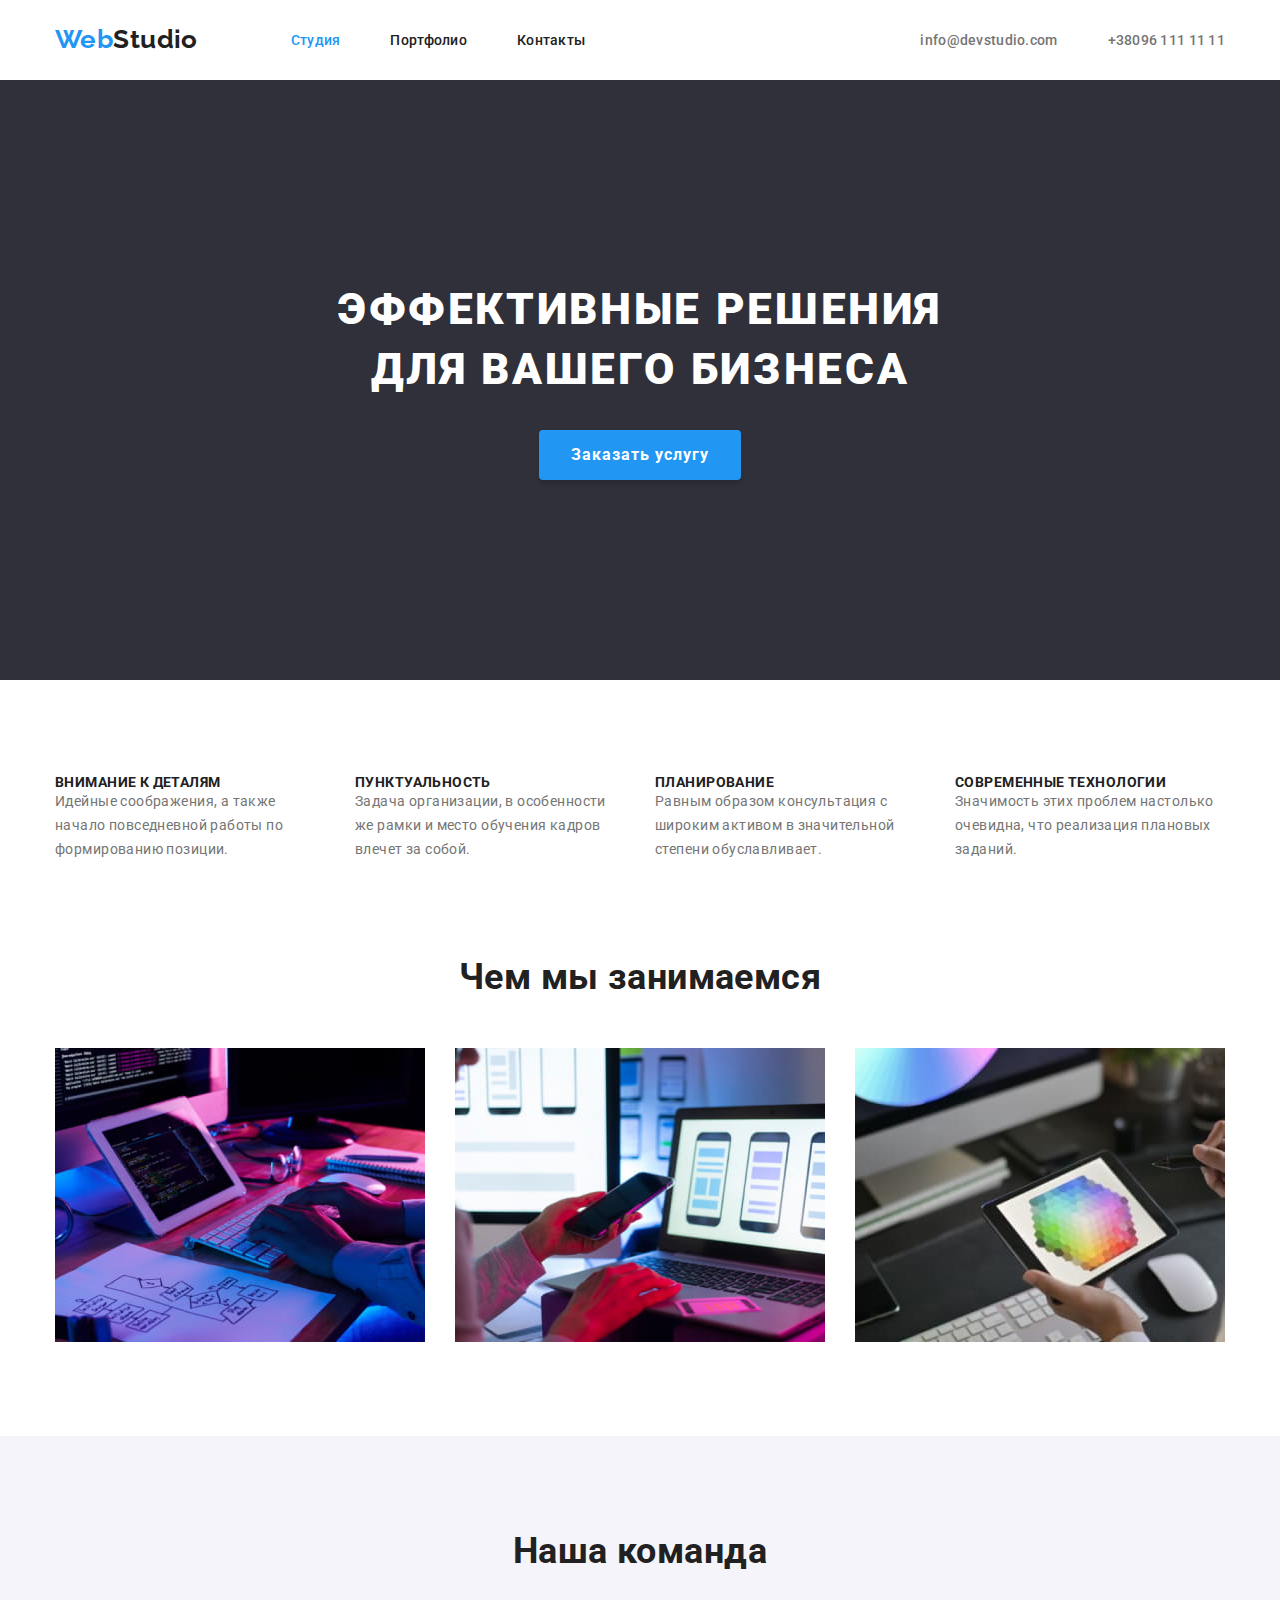
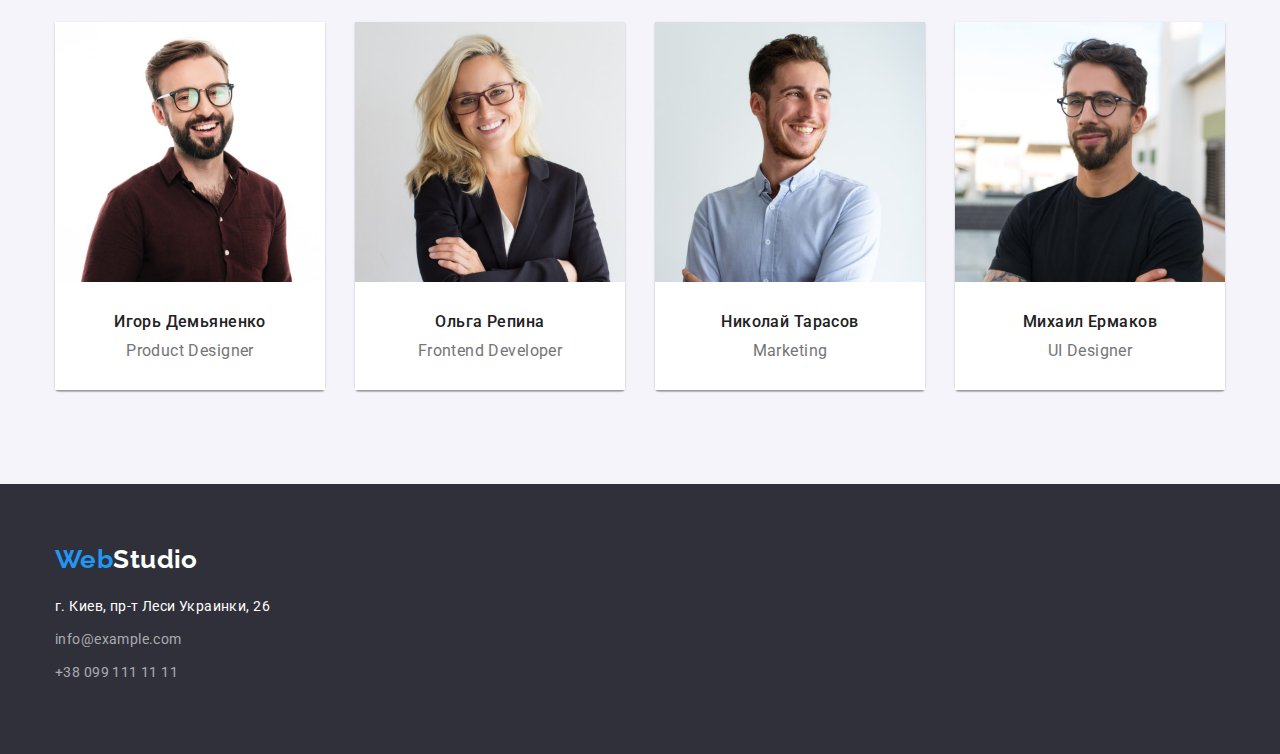
<file: index.html>
<!DOCTYPE html>
<html lang="ru">
  <head>
    <meta charset="UTF-8" />
    <meta http-equiv="X-UA-Compatible" content="IE=edge" />
    <meta name="viewport" content="width=device-width, initial-scale=1.0" />
    <title>WebStudio</title>
    <link
      href="https://fonts.googleapis.com/css2?family=Raleway:wght@700&family=Roboto:wght@400;500;700;900&display=swap"
      rel="stylesheet"
    />
    <link
      rel="stylesheet"
      href="https://cdnjs.cloudflare.com/ajax/libs/modern-normalize/1.1.0/modern-normalize.min.css"
    />
    <link rel="stylesheet" href="./css/styles.css" />
  </head>
  <body>
    <header class="header">
      <div class="container header-container">
        <nav class="nav-list">
          <a class="logo link" href="./index.html" lang="en"
            >Web<span class="logo-dark">Studio</span></a
          >
          <ul class="nav-list list">
            <li class="nav-list-item">
              <a class="nav-list-link active-page link" href="./index.html"
                >Студия</a
              >
            </li>
            <li class="nav-list-item">
              <a class="nav-list-link link" href="./portfolio.html"
                >Портфолио
              </a>
            </li>
            <li class="nav-list-item">
              <a class="nav-list-link link" href="">Контакты </a>
            </li>
          </ul>
        </nav>
        <ul class="list header-cont-list">
          <li class="header-cont-item">
            <a class="nav-list-link link" href="mailto:info@devstudio.com"
              >info@devstudio.com
            </a>
          </li>
          <li class="header-cont-item">
            <a class="nav-list-link link" href="tel:+380961111111"
              >+38096 111 11 11
            </a>
          </li>
        </ul>
      </div>
    </header>
    <main>
      <section class="hero">
        <h1 class="main-title">Эффективные решения для вашего бизнеса</h1>
        <button class="modal-btn" type="button">Заказать услугу</button>
      </section>
      <div class="container">
        <section class="section advantages">
          <h2 class="visually-hidden">Наши преимущества</h2>
          <ul class="list advsntages-list card-set">
            <li class="card-set-item">
              <h3 class="advantages-subtitle">Внимание к деталям</h3>
              <p>
                Идейные соображения, а также начало повседневной работы по
                формированию позиции.
              </p>
            </li>
            <li class="card-set-item">
              <h3 class="advantages-subtitle">Пунктуальность</h3>
              <p>
                Задача организации, в особенности же рамки и место обучения
                кадров влечет за собой.
              </p>
            </li>
            <li class="card-set-item">
              <h3 class="advantages-subtitle">Планирование</h3>
              <p>
                Равным образом консультация с широким активом в значительной
                степени обуславливает.
              </p>
            </li>
            <li class="card-set-item">
              <h3 class="advantages-subtitle">Современные технологии</h3>
              <p>
                Значимость этих проблем настолько очевидна, что реализация
                плановых заданий.
              </p>
            </li>
          </ul>
        </section>
      </div>
      <section class="section services">
        <div class="container">
          <h2 class="section-title">Чем мы занимаемся</h2>
          <ul class="list services-list card-set">
            <li class="services-item card-set-item">
              <img
                src="./images/about-1.jpg"
                alt="Написание кода"
                width="370"
                height="294"
              />
            </li>
            <li class="services-item card-set-item">
              <img
                src="./images/about-2.jpg"
                alt="Разработка мобильных приложений"
                width="370"
                height="294"
              />
            </li>
            <li class="services-item card-set-item">
              <img
                src="./images/about-3.jpg"
                alt="Дизайнерские решения"
                width="370"
                height="294"
              />
            </li>
          </ul>
        </div>
      </section>
      <section class="our-team section">
        <div class="container">
          <h2 class="section-title">Наша команда</h2>
          <ul class="list team-list card-set">
            <li class="team-list-item card-set-item">
              <img
                src="./images/team-1.jpg"
                alt="Игорь Демьяненко - Product Designer"
                width="270"
                height="260"
              />
              <div class="team-member">
                <h3 class="team-name">Игорь Демьяненко</h3>
                <p class="team-position">Product Designer</p>
              </div>
            </li>
            <li class="team-list-item card-set-item">
              <img
                src="./images/team-2.jpg"
                alt="Ольга Репина - Frontend Developer"
                width="270"
                height="260"
              />
              <div class="team-member">
                <h3 class="team-name">Ольга Репина</h3>
                <p class="team-position">Frontend Developer</p>
              </div>
            </li>
            <li class="team-list-item card-set-item">
              <img
                src="./images/team-3.jpg"
                alt="Николай Тарасов - Marketing"
                width="270"
                height="260"
              />
              <div class="team-member">
                <h3 class="team-name">Николай Тарасов</h3>
                <p class="team-position">Marketing</p>
              </div>
            </li>
            <li class="card-set-item team-list-item">
              <img
                src="./images/team-4.jpg"
                alt="Михаил Ермаков - UI Designer"
                width="270"
                height="260"
              />
              <div class="team-member">
                <h3 class="team-name">Михаил Ермаков</h3>
                <p class="team-position">UI Designer</p>
              </div>
            </li>
          </ul>
        </div>
      </section>
    </main>
    <footer class="footer">
      <div class="container">
        <a class="logo link logo-footer" href="./index.html" lang="en"
          >Web<span class="logo-light">Studio</span>
        </a>
        <address class="adress">
          <ul class="list">
            <li>
              <a
                class="address-link link"
                href="https://goo.gl/maps/Spa61aAKm8HjvVaVA"
                target="_blank"
                rel="noopener noreferrer nofollow"
                >г. Киев, пр-т Леси Украинки, 26
              </a>
            </li>
            <li>
              <a class="address-link link" href="mailto:info@example.com"
                >info@example.com
              </a>
            </li>
            <li>
              <a class="address-link link" href="tel:+380991111111"
                >+38 099 111 11 11
              </a>
            </li>
          </ul>
        </address>
      </div>
    </footer>
  </body>
</html>
</file>
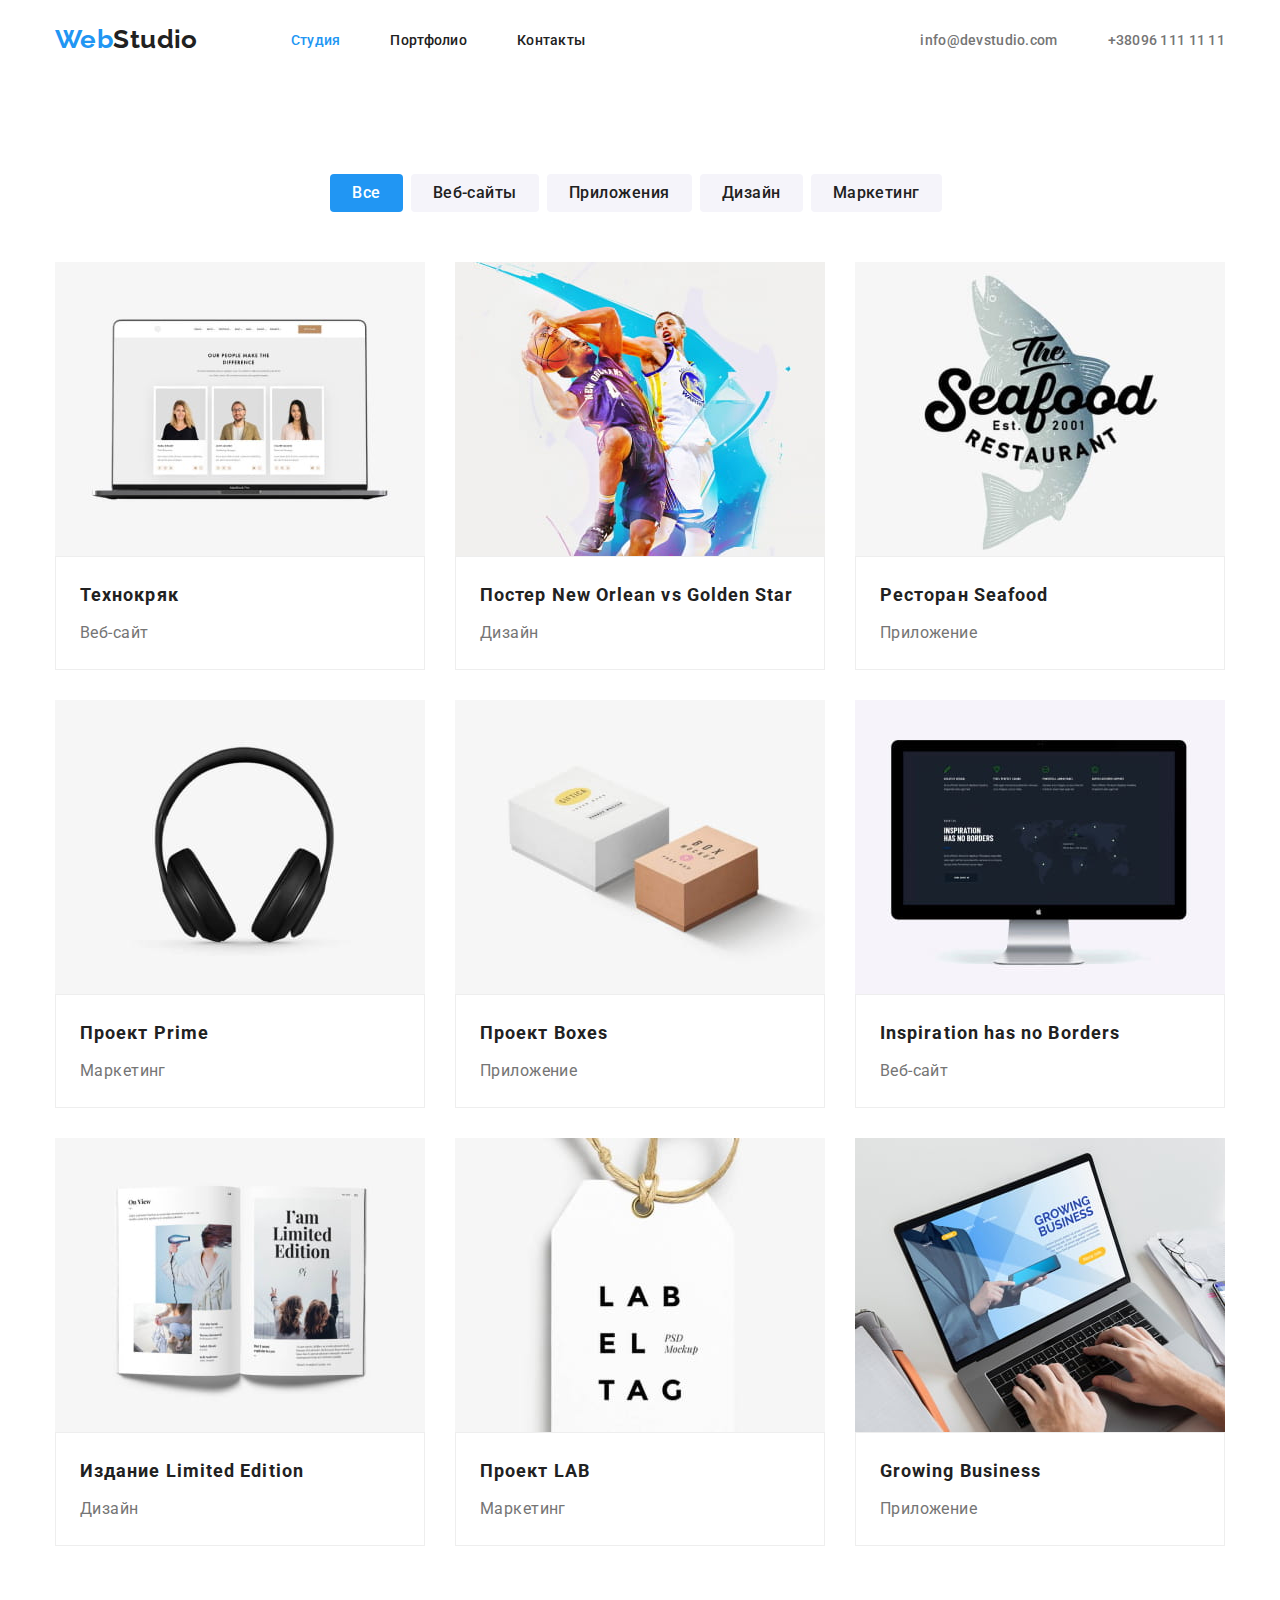
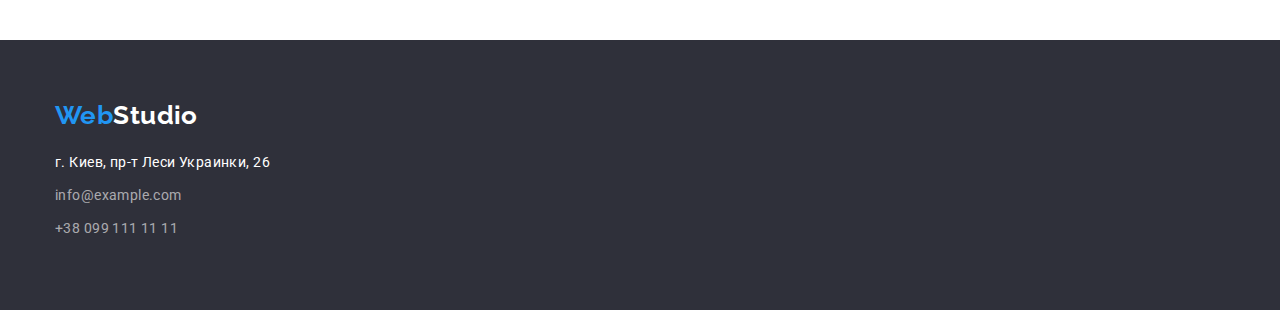
<file: portfolio.html>
<!DOCTYPE html>
<html lang="en">
  <head>
    <meta charset="UTF-8" />
    <meta http-equiv="X-UA-Compatible" content="IE=edge" />
    <meta name="viewport" content="width=device-width, initial-scale=1.0" />
    <title>Portfolio</title>
    <link rel="preconnect" href="https://fonts.googleapis.com" />
    <link rel="preconnect" href="https://fonts.gstatic.com" crossorigin />
    <link
      href="https://fonts.googleapis.com/css2?family=Raleway:wght@700&family=Roboto:wght@400;500;700;900&display=swap"
      rel="stylesheet"
    />
    <link
      rel="stylesheet"
      href="https://cdnjs.cloudflare.com/ajax/libs/modern-normalize/1.1.0/modern-normalize.min.css"
    />
    <link rel="stylesheet" href="./css/styles.css" />
  </head>
  <body>
    <header class="header">
      <div class="container header-container">
        <nav class="nav-list">
          <a class="logo link" href="./index.html" lang="en"
            >Web<span class="logo-dark">Studio</span></a
          >
          <ul class="nav-list list">
            <li class="nav-list-item">
              <a class="nav-list-link active-page link" href="./index.html"
                >Студия</a
              >
            </li>
            <li class="nav-list-item">
              <a class="nav-list-link link" href="./portfolio.html"
                >Портфолио
              </a>
            </li>
            <li class="nav-list-item">
              <a class="nav-list-link link" href="">Контакты </a>
            </li>
          </ul>
        </nav>
        <ul class="list header-cont-list">
          <li class="header-cont-item">
            <a class="nav-list-link link" href="mailto:info@devstudio.com"
              >info@devstudio.com
            </a>
          </li>
          <li class="header-cont-item">
            <a class="nav-list-link link" href="tel:+380961111111"
              >+38096 111 11 11
            </a>
          </li>
        </ul>
      </div>
    </header>
    <main>
      <div class="container">
        <section class="section">
          <h1 class="visually-hidden">Наши работы</h1>
          <ul class="list filter-btn-list">
            <li>
              <button class="filter-btn active-btn" type="button">Все</button>
            </li>
            <li>
              <button class="filter-btn" type="button">Веб-сайты</button>
            </li>
            <li>
              <button class="filter-btn" type="button">Приложения</button>
            </li>
            <li>
              <button class="filter-btn" type="button">Дизайн</button>
            </li>
            <li>
              <button class="filter-btn" type="button">Маркетинг</button>
            </li>
          </ul>
          <ul class="list filter-list card-set">
            <li class="card-set-item">
              <a
                class="link"
                href=""
                target="_blank"
                rel="noopener noreferrer nofollow"
              >
                <img
                  src="./images/techno-crack.jpg"
                  alt="Сайт технокряк"
                  width="370"
                  height="294"
                />
                <div class="filter-item-text">
                  <h2 class="products-subtitle">Технокряк</h2>
                  <p class="product-type">Веб-сайт</p>
                </div>
              </a>
            </li>
            <li class="card-set-item">
              <a
                class="link"
                href=""
                target="_blank"
                rel="noopener noreferrer nofollow"
              >
                <img
                  src="./images/new-orlean.jpg"
                  alt="Постер New Orlean vs Golden Star"
                  width="370"
                  height="294"
                />
                <div class="filter-item-text">
                  <h2 class="products-subtitle">
                    Постер <span lang="en"> New Orlean vs Golden Star</span>
                  </h2>
                  <p class="product-type">Дизайн</p>
                </div>
              </a>
            </li>
            <li class="card-set-item">
              <a
                class="link"
                href=""
                target="_blank"
                rel="noopener noreferrer nofollow"
              >
                <img
                  src="./images/seafood.jpg"
                  alt="ресторан Seafood"
                  width="370"
                  height="294"
                />
                <div class="filter-item-text">
                  <h2 class="products-subtitle">
                    Ресторан <span lang="en">Seafood</span>
                  </h2>
                  <p class="product-type">Приложение</p>
                </div>
              </a>
            </li>
            <li class="card-set-item">
              <a
                class="link"
                href=""
                target="_blank"
                rel="noopener noreferrer nofollow"
              >
                <img
                  src="./images/prime.jpg"
                  alt="Проект Prime"
                  width="370"
                  height="294"
                />
                <div class="filter-item-text">
                  <h2 class="products-subtitle">
                    Проект <span lang="en">Prime</span>
                  </h2>
                  <p class="product-type">Маркетинг</p>
                </div>
              </a>
            </li>
            <li class="card-set-item">
              <a
                class="link"
                href=""
                target="_blank"
                rel="noopener noreferrer nofollow"
              >
                <img
                  src="./images/boxes.jpg"
                  alt="Проект Boxes"
                  width="370"
                  height="294"
                />
                <div class="filter-item-text">
                  <h2 class="products-subtitle">
                    Проект <span lang="en">Boxes</span>
                  </h2>
                  <p class="product-type">Приложение</p>
                </div>
              </a>
            </li>
            <li class="card-set-item">
              <a
                class="link"
                href=""
                target="_blank"
                rel="noopener noreferrer nofollow"
              >
                <img
                  src="./images/inspiration.jpg"
                  alt="Веб-сайт Inspiration has no Borders"
                  width="370"
                  height="294"
                />
                <div class="filter-item-text">
                  <h2 class="products-subtitle" lang="en">
                    Inspiration has no Borders
                  </h2>
                  <p class="product-type">Веб-сайт</p>
                </div>
              </a>
            </li>
            <li class="card-set-item">
              <a
                class="link"
                href=""
                target="_blank"
                rel="noopener noreferrer nofollow"
              >
                <img
                  src="./images/limited-edition.jpg"
                  alt="Издание Limited Edition"
                  width="370"
                  height="294"
                />
                <div class="filter-item-text">
                  <h2 class="products-subtitle">
                    Издание <span lang="en">Limited Edition</span>
                  </h2>
                  <p class="product-type">Дизайн</p>
                </div>
              </a>
            </li>
            <li class="card-set-item">
              <a
                class="link"
                href=""
                target="_blank"
                rel="noopener noreferrer nofollow"
              >
                <img
                  src="./images/labeltag.jpg"
                  alt="Проект LAB"
                  width="370"
                  height="294"
                />
                <div class="filter-item-text">
                  <h2 class="products-subtitle">
                    Проект <span lang="en">LAB</span>
                  </h2>
                  <p class="product-type">Маркетинг</p>
                </div>
              </a>
            </li>
            <li class="card-set-item">
              <a
                class="link"
                href=""
                target="_blank"
                rel="noopener noreferrer nofollow"
              >
                <img
                  src="./images/growing-business.jpg"
                  alt="Приложение Growing-business"
                  width="370"
                  height="294"
                />
                <div class="filter-item-text">
                  <h2 class="products-subtitle" lang="en">Growing Business</h2>
                  <p class="product-type">Приложение</p>
                </div>
              </a>
            </li>
          </ul>
        </section>
      </div>
    </main>
    <footer class="footer">
      <div class="container">
        <a class="logo link logo-footer" href="./index.html" lang="en"
          >Web<span class="logo-light">Studio</span>
        </a>
        <address class="adress">
          <ul class="list">
            <li>
              <a
                class="address-link link"
                href="https://goo.gl/maps/Spa61aAKm8HjvVaVA"
                target="_blank"
                rel="noopener noreferrer nofollow"
                >г. Киев, пр-т Леси Украинки, 26
              </a>
            </li>
            <li>
              <a class="address-link link" href="mailto:info@example.com"
                >info@example.com
              </a>
            </li>
            <li>
              <a class="address-link link" href="tel:+380991111111"
                >+38 099 111 11 11
              </a>
            </li>
          </ul>
        </address>
      </div>
    </footer>
  </body>
</html>
</file>
<file: css/styles.css>
:root {
  --primary-font-family: "Roboto", sans-serif;
  --secondary-font-family: "Raleway", sans-serif;
  --accent-color: #2196f3;
  --accent-color-modal-btn: #188ce8;
  --primary-font-color: #757575;
  --secondary-font-color: #212121;
  --footer-contacts-color: rgba(255, 255, 255, 0.6);
  --color-white: #ffffff;
  --light-bg-col: #f5f4fa;
  --dark-bg-col: #2f303a;
  --card-item: 3;
  --card-gap: 30px;
}

body {
  font-family: var(--primary-font-family), "Verdana", sans-serif;
  font-size: 14px;
  line-height: 1.71;
  letter-spacing: 0.03em;
  color: var(--primary-font-color);
}

h1,
h2,
h3,
p {
  margin-top: 0;
  margin-bottom: 0;
}
ul,
ol {
  margin-top: 0;
  margin-bottom: 0;
  padding-left: 0;
}
img {
  display: block;
  max-width: 100%;
  height: auto;
}
.section {
  padding-top: 94px;
  padding-bottom: 94px;
}
.container {
  width: 1200px;
  padding-left: 15px;
  padding-right: 15px;
  margin-left: auto;
  margin-right: auto;
}
.header-container {
  display: flex;
  align-items: center;
  border-bottom: 1px;
  border-bottom: #ececec;
}
.link {
  text-decoration: none;
  color: inherit;
}
.list {
  list-style: none;
}
.card-set {
  display: flex;
  margin-left: calc(var(--card-gap) * -1);
  margin-top: calc(var(--card-gap) * -1);
  flex-wrap: wrap;
}
.card-set-item {
  margin-left: var(--card-gap);
  margin-top: var(--card-gap);
  flex-basis: calc(100% / var(--card-item) - var(--card-gap));
}
/* ==========START COMPONENTS========== */
.logo {
  margin-right: 93px;
  font-family: var(--secondary-font-family);
  font-weight: 700;
  font-size: 26px;
  line-height: 1.2;
  color: var(--accent-color);
}
.visually-hidden {
  position: absolute;
  width: 1px;
  height: 1px;
  margin: -1px;
  padding: 0;
  overflow: hidden;
  border: 0;
  clip: rect(0 0 0 0);
}

/* ==========END COMPONENTS========== */

/* ==========START HEADER========== */

.nav-list {
  display: flex;
  align-items: center;

  color: var(--secondary-font-color);
}
.logo-dark {
  color: var(--secondary-font-color);
}
.nav-list-link {
  padding-top: 32px;
  padding-bottom: 32px;
  font-weight: 500;
  line-height: 1.15;
  letter-spacing: 0.02em;
}
.nav-list-item,
.filter-btn,
.header-cont-item:not(:last-child) {
  margin-right: 50px;
}
.nav-list-item,
.header-cont-item {
  display: flex;
  align-items: center;
}
.header-cont-list {
  display: flex;
  margin-left: auto;
}

.nav-list-link:hover,
.nav-list-link:focus,
.active-page {
  color: var(--accent-color);
}
/* ==========END HEADER========== */

/* ==========START HERO========== */
.hero {
  padding-top: 200px;
  padding-bottom: 200px;
  background-color: var(--dark-bg-col);
}
.modal-btn {
  margin-left: auto;
  margin-right: auto;
  padding: 10px 32px;
  min-width: 200px;
  box-shadow: 0px 4px 4px rgba(0, 0, 0, 0.15);
  border-radius: 4px;
  border: none;
}
.main-title {
  margin-left: auto;
  margin-right: auto;
  margin-bottom: 30px;
  max-width: 700px;
  font-weight: 900;
  font-size: 44px;
  line-height: 1.36;
  letter-spacing: 0.06em;
  text-align: center;
  text-transform: uppercase;
  color: var(--color-white);
}

/* ==========END HERO========== */

/* ==========START MAIN========== */
.subtitle {
  font-size: 36px;
  line-height: 1.17;
  text-align: center;
  letter-spacing: 0.03em;
  color: var(--secondary-text-logo-theme);
}
.section-title {
  margin-bottom: 50px;
  font-size: 36px;
  line-height: 1.17;
  text-align: center;
  color: var(--secondary-font-color);
}
.advsntages-list {
  --card-item: 4;
}

.advantages-subtitle {
  font-size: 14px;
  line-height: 1.15;
  text-transform: uppercase;
  color: var(--secondary-font-color);
}
.advantages {
  padding-bottom: 47px;
}
.services {
  padding-top: 47px;
}

.our-team {
  background-color: var(--light-bg-col);
}
.team-list {
  --card-item: 4;
}
.team-list-item {
  box-shadow: 0px 1px 3px rgba(0, 0, 0, 0.12), 0px 1px 1px rgba(0, 0, 0, 0.14),
    0px 2px 1px rgba(0, 0, 0, 0.2);
  border-radius: 0px 0px 4px 4px;
}
.team-name,
.team-position {
  font-size: 16px;
  line-height: 1.19;
  text-align: center;
}
.team-name {
  margin-bottom: 10px;
  font-weight: 500;
  color: var(--secondary-font-color);
}
.team-member {
  padding-top: 30px;
  padding-bottom: 30px;
  background-color: var(--color-white);
}
.filter-item-text {
  padding: 20px 24px;
  border: 1px solid #eeeeee;
  background-color: var(--color-white);
}
.modal-btn {
  font-family: inherit;
  cursor: pointer;
  font-weight: bold;
  font-size: 16px;
  line-height: 1.87;
  display: flex;
  align-items: center;
  text-align: center;
  letter-spacing: 0.06em;
  color: var(--color-white);
  background: var(--accent-color);
}
.filter-btn {
  padding: 6px 22px;
  margin-right: 8px;
  border-radius: 4px;
  border: none;
  align-items: center;
  font-family: inherit;
  font-weight: 500;
  font-size: 16px;
  line-height: 1.62;
  text-align: center;
  letter-spacing: 0.03em;
  background-color: var(--light-bg-col);
  color: var(--secondary-font-color);
}
.modal-btn:hover,
.modal-btn:focus {
  background-color: var(--accent-color-modal-btn);
}
.filter-btn:hover,
.filter-btn:focus,
.active-btn {
  color: var(--color-white);
  background-color: var(--accent-color);
}
.products-subtitle {
  margin-bottom: 4px;
  color: var(--secondary-font-color);
  font-size: 18px;
  line-height: 2;
  letter-spacing: 0.06em;
}
.product-type {
  font-size: 16px;
  line-height: 2;
}
.filter-btn-list {
  display: flex;
  justify-content: center;
  margin-bottom: 50px;
}
/* ==========END MAIN========== */

/* ==========START FOOTER========== */
.footer {
  padding-top: 60px;
  padding-bottom: 60px;
}
.logo-footer {
  margin-bottom: 20px;
}
.logo-footer,
.address-link {
  display: block;
}

.logo-light {
  color: var(--color-white);
}
.adress {
  font-style: normal;
}
.address-link {
  margin-bottom: 9px;
  color: var(--footer-contacts-color);
}

.address-link[target="_blank"] {
  color: var(--color-white);
}
.address-link:hover,
.address-link:focus {
  color: var(--accent-color);
}

.footer {
  background-color: var(--dark-bg-col);
}
/* ==========END FOOTER========== */
</file>
